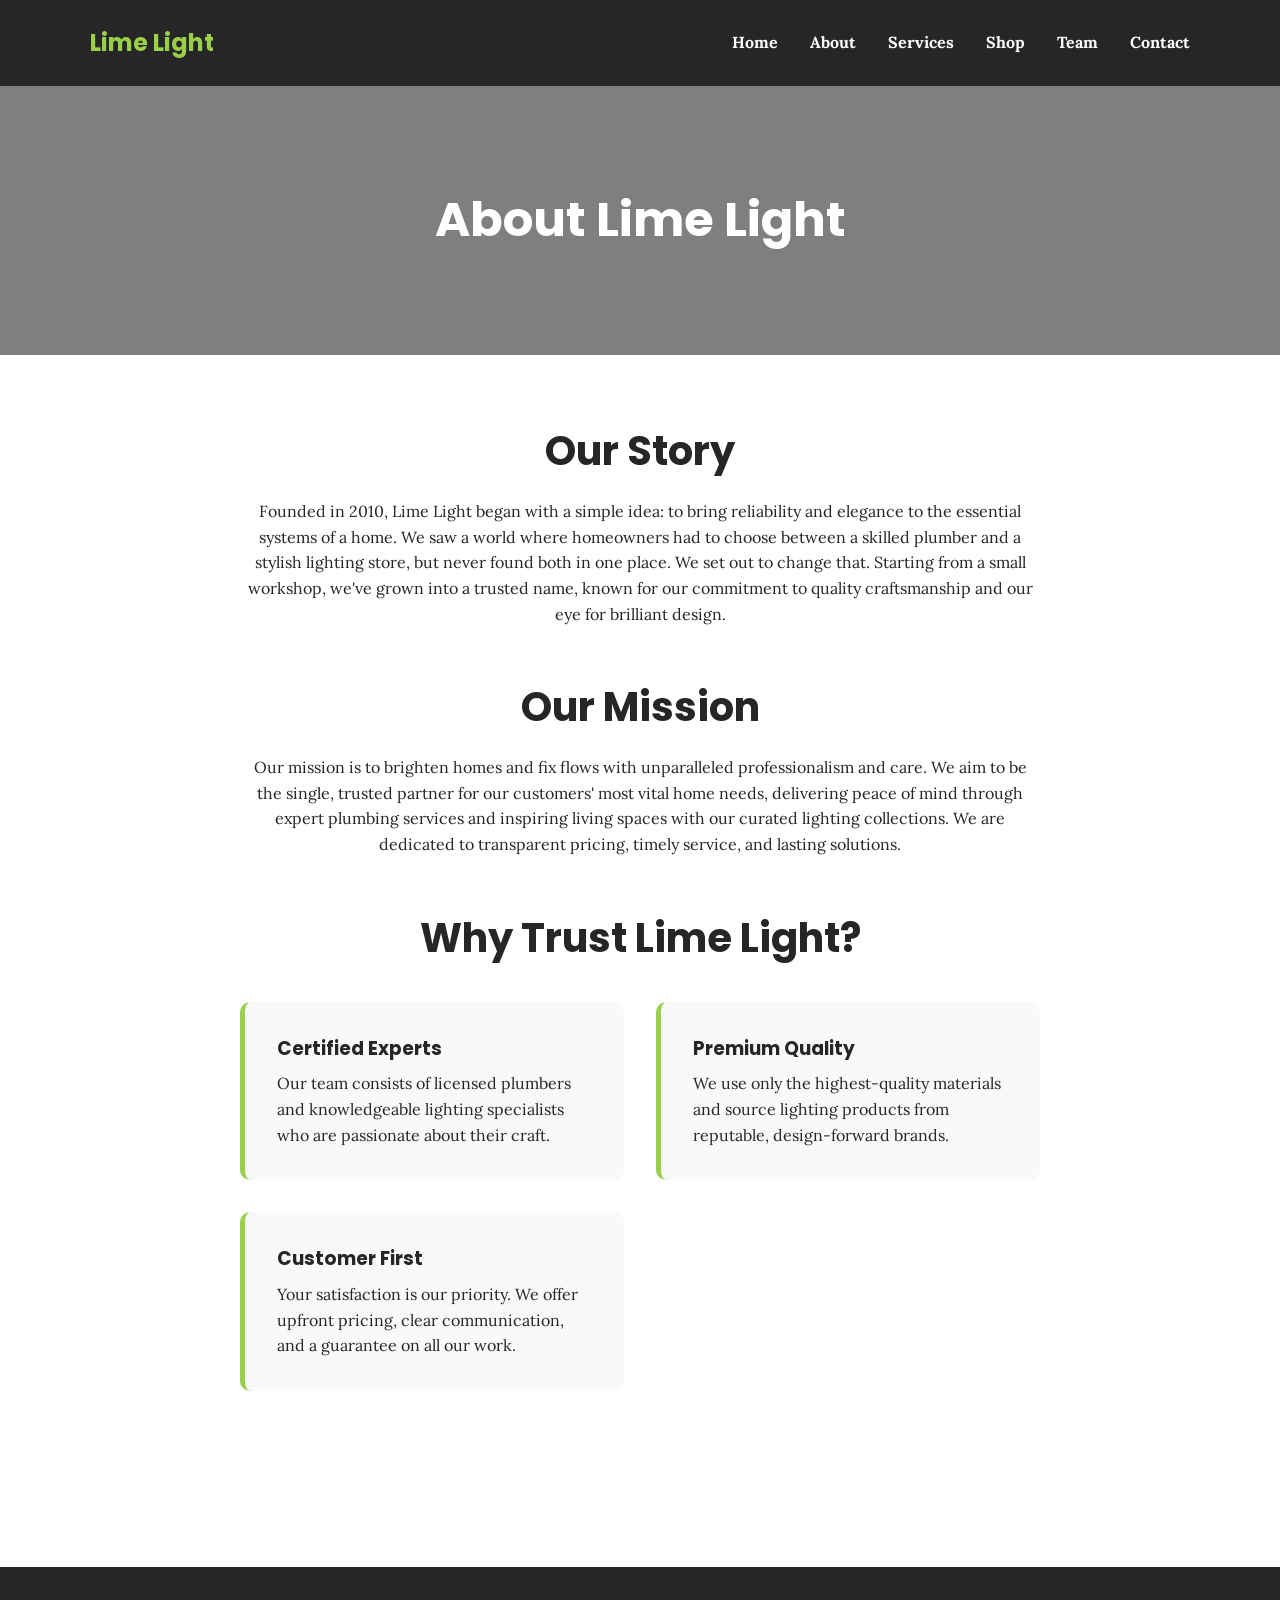
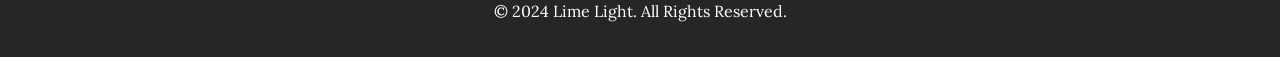
<file: about.html>
<!DOCTYPE html>
<html lang="en">
<head>
    <meta charset="UTF-8">
    <meta name="viewport" content="width=device-width, initial-scale=1.0">
    <title>About Us - Lime Light</title>
    <link rel="preconnect" href="https://fonts.googleapis.com">
    <link rel="preconnect" href="https://fonts.gstatic.com" crossorigin>
    <link href="https://fonts.googleapis.com/css2?family=Poppins:wght@700&family=Lora:wght@400;700&display=swap" rel="stylesheet">
    <link rel="stylesheet" href="css/style.css">
</head>
<body>

    <header>
        <div class="container">
            <a href="index.html" class="logo">Lime Light</a>
            <nav>
                <ul>
                    <li><a href="index.html">Home</a></li>
                    <li><a href="about.html">About</a></li>
                    <li><a href="services.html">Services</a></li>
                    <li><a href="shop.html">Shop</a></li>
                    <li><a href="team.html">Team</a></li>
                    <li><a href="contact.html">Contact</a></li>
                </ul>
            </nav>
        </div>
    </header>

    <main>
        <section class="page-header fade-in" style="background-image: url('https://images.unsplash.com/photo-1541123437800-1bb1317badc2?auto=format&fit=crop&w=1920&q=80');">
            <div class="container">
                <h1>About Lime Light</h1>
            </div>
        </section>

        <section class="about-content fade-in">
            <div class="container">
                <div class="about-section">
                    <h2>Our Story</h2>
                    <p>Founded in 2010, Lime Light began with a simple idea: to bring reliability and elegance to the essential systems of a home. We saw a world where homeowners had to choose between a skilled plumber and a stylish lighting store, but never found both in one place. We set out to change that. Starting from a small workshop, we've grown into a trusted name, known for our commitment to quality craftsmanship and our eye for brilliant design.</p>
                </div>

                <div class="about-section">
                    <h2>Our Mission</h2>
                    <p>Our mission is to brighten homes and fix flows with unparalleled professionalism and care. We aim to be the single, trusted partner for our customers' most vital home needs, delivering peace of mind through expert plumbing services and inspiring living spaces with our curated lighting collections. We are dedicated to transparent pricing, timely service, and lasting solutions.</p>
                </div>

                <div class="about-section why-choose-us">
                    <h2>Why Trust Lime Light?</h2>
                    <div class="reasons-grid">
                        <div class="reason-card">
                            <h3>Certified Experts</h3>
                            <p>Our team consists of licensed plumbers and knowledgeable lighting specialists who are passionate about their craft.</p>
                        </div>
                        <div class="reason-card">
                            <h3>Premium Quality</h3>
                            <p>We use only the highest-quality materials and source lighting products from reputable, design-forward brands.</p>
                        </div>
                        <div class="reason-card">
                            <h3>Customer First</h3>
                            <p>Your satisfaction is our priority. We offer upfront pricing, clear communication, and a guarantee on all our work.</p>
                        </div>
                    </div>
                </div>
            </div>
        </section>
    </main>

    <footer>
        <div class="container">
            <p>&copy; 2024 Lime Light. All Rights Reserved.</p>
        </div>
    </footer>

    <script src="js/main.js"></script>
</body>
</html>
</file>
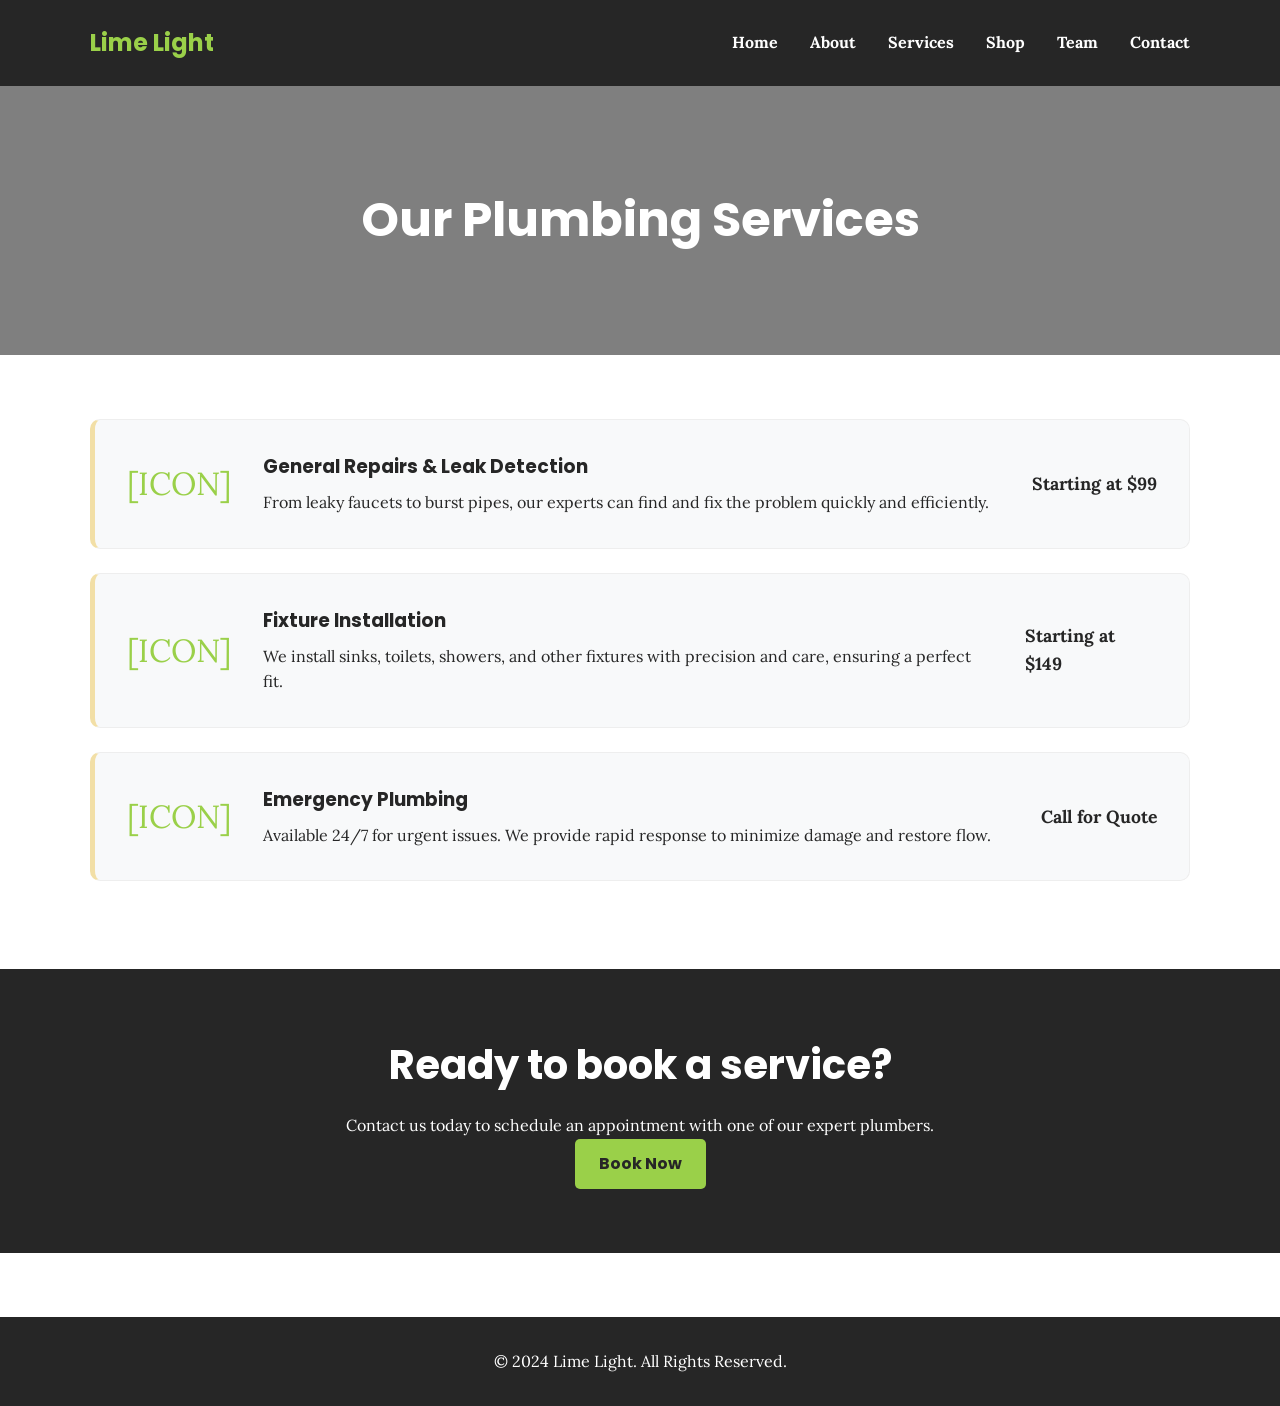
<file: services.html>
<!DOCTYPE html>
<html lang="en">
<head>
    <meta charset="UTF-8">
    <meta name="viewport" content="width=device-width, initial-scale=1.0">
    <title>Our Services - Lime Light</title>
    <link rel="preconnect" href="https://fonts.googleapis.com">
    <link rel="preconnect" href="https://fonts.gstatic.com" crossorigin>
    <link href="https://fonts.googleapis.com/css2?family=Poppins:wght@700&family=Lora:wght@400;700&display=swap" rel="stylesheet">
    <link rel="stylesheet" href="css/style.css">
</head>
<body>

    <header>
        <div class="container">
            <a href="index.html" class="logo">Lime Light</a>
            <nav>
                <ul>
                    <li><a href="index.html">Home</a></li>
                    <li><a href="about.html">About</a></li>
                    <li><a href="services.html">Services</a></li>
                    <li><a href="shop.html">Shop</a></li>
                    <li><a href="team.html">Team</a></li>
                    <li><a href="contact.html">Contact</a></li>
                </ul>
            </nav>
        </div>
    </header>

    <main>
        <section class="page-header fade-in" style="background-image: url('https://images.unsplash.com/photo-1586023492125-27b2c045efd7?auto=format&fit=crop&w=1920&q=80');">
            <div class="container">
                <h1>Our Plumbing Services</h1>
            </div>
        </section>

        <section class="services-list fade-in">
            <div class="container">
                <div class="service-item">
                    <div class="service-icon">[ICON]</div>
                    <div class="service-details">
                        <h3>General Repairs & Leak Detection</h3>
                        <p>From leaky faucets to burst pipes, our experts can find and fix the problem quickly and efficiently.</p>
                    </div>
                    <div class="service-price">
                        <p>Starting at $99</p>
                    </div>
                </div>
                <div class="service-item">
                    <div class="service-icon">[ICON]</div>
                    <div class="service-details">
                        <h3>Fixture Installation</h3>
                        <p>We install sinks, toilets, showers, and other fixtures with precision and care, ensuring a perfect fit.</p>
                    </div>
                    <div class="service-price">
                        <p>Starting at $149</p>
                    </div>
                </div>
                <div class="service-item">
                    <div class="service-icon">[ICON]</div>
                    <div class="service-details">
                        <h3>Emergency Plumbing</h3>
                        <p>Available 24/7 for urgent issues. We provide rapid response to minimize damage and restore flow.</p>
                    </div>
                    <div class="service-price">
                        <p>Call for Quote</p>
                    </div>
                </div>
            </div>
        </section>

        <section class="booking-cta fade-in">
            <div class="container">
                <h2>Ready to book a service?</h2>
                <p>Contact us today to schedule an appointment with one of our expert plumbers.</p>
                <a href="contact.html" class="btn btn--primary">Book Now</a>
            </div>
        </section>
    </main>

    <footer>
        <div class="container">
            <p>&copy; 2024 Lime Light. All Rights Reserved.</p>
        </div>
    </footer>

    <script src="js/main.js"></script>
</body>
</html>
</file>
<file: css/style.css>
/* ------------------- */
/* Custom Properties   */
/* ------------------- */
:root {
    --clr-primary-400: hsl(84, 59%, 55%); /* Lime Green */
    --clr-neutral-100: hsl(0, 0%, 100%);  /* White */
    --clr-neutral-900: hsl(0, 0%, 15%);  /* Dark Gray */
    --clr-accent-400: hsl(45, 75%, 80%); /* Subtle Gold */

    --ff-heading: 'Poppins', sans-serif;
    --ff-body: 'Lora', serif;

    --fs-400: 1rem;
    --fs-700: 2.5rem;

    --fw-bold: 700;
    --fw-regular: 400;
}

/* ------------------- */
/* Reset               */
/* ------------------- */
*,
*::before,
*::after {
    box-sizing: border-box;
}

body, h1, h2, h3, p {
    margin: 0;
}

body {
    font-family: var(--ff-body);
    font-size: var(--fs-400);
    color: var(--clr-neutral-900);
    background-color: var(--clr-neutral-100);
    line-height: 1.6;
}

a {
    text-decoration: none;
    color: inherit;
}

ul {
    list-style: none;
    padding: 0;
    margin: 0;
}

/* ------------------- */
/* Utility Classes     */
/* ------------------- */
.container {
    width: 90%;
    max-width: 1100px;
    margin: 0 auto;
}


/* ------------------- */
/* Header              */
/* ------------------- */
header {
    background-color: var(--clr-neutral-900);
    color: var(--clr-neutral-100);
    padding: 1.5rem 0;
}

header .container {
    display: flex;
    justify-content: space-between;
    align-items: center;
}

.logo {
    font-family: var(--ff-heading);
    font-weight: var(--fw-bold);
    font-size: 1.5rem;
    color: var(--clr-primary-400);
}

header nav ul {
    display: flex;
    gap: 2rem;
}

header nav a {
    font-family: var(--ff-body);
    font-weight: var(--fw-bold);
    transition: color 0.3s ease;
}

header nav a:hover,
header nav a:focus {
    color: var(--clr-accent-400);
}


/* ------------------- */
/* Footer              */
/* ------------------- */
footer {
    background-color: var(--clr-neutral-900);
    color: var(--clr-neutral-100);
    text-align: center;
    padding: 2rem 0;
    margin-top: 4rem;
}

/* ------------------- */
/* General Sections    */
/* ------------------- */
section {
    padding: 4rem 0;
}

.section-title {
    font-family: var(--ff-heading);
    font-size: var(--fs-700);
    color: var(--clr-neutral-900);
    text-align: center;
    margin-bottom: 2rem;
}

/* ------------------- */
/* Hero Section        */
/* ------------------- */
.hero {
    padding: 2rem 0;
    background-color: #f8f9fa;
}

.hero__container {
    display: flex;
    align-items: center;
    justify-content: space-between;
    gap: 2rem;
}

.hero__text {
    flex-basis: 50%;
}

.hero__title {
    font-family: var(--ff-heading);
    font-size: 3.5rem;
    line-height: 1.1;
    color: var(--clr-neutral-900);
}

.hero__tagline {
    font-size: 1.25rem;
    margin: 1rem 0 2rem;
}

.hero__image {
    flex-basis: 45%;
    text-align: center;
}

.hero__image img {
    max-width: 100%;
    height: auto;
    border-radius: 10px;
}

/* ------------------- */
/* Buttons             */
/* ------------------- */
.btn {
    display: inline-block;
    padding: 0.75rem 1.5rem;
    border-radius: 5px;
    font-family: var(--ff-heading);
    font-weight: var(--fw-bold);
    text-align: center;
    transition: transform 0.3s ease, background-color 0.3s ease, color 0.3s ease;
}

.btn:hover {
    transform: translateY(-3px);
}

.btn--primary {
    background-color: var(--clr-primary-400);
    color: var(--clr-neutral-900);
}

.btn--primary:hover {
    background-color: hsl(84, 59%, 60%);
}

.btn--secondary {
    background-color: transparent;
    color: var(--clr-neutral-900);
    border: 2px solid var(--clr-primary-400);
}

.btn--secondary:hover {
    background-color: var(--clr-primary-400);
    color: var(--clr-neutral-900);
}

.hero__buttons {
    display: flex;
    gap: 1rem;
}

/* ------------------- */
/* Featured Products   */
/* ------------------- */
.product-grid {
    display: grid;
    grid-template-columns: repeat(auto-fit, minmax(250px, 1fr));
    gap: 2rem;
}

.product-card {
    border: 1px solid #eee;
    border-radius: 10px;
    padding: 1.5rem;
    text-align: center;
    transition: box-shadow 0.3s ease, transform 0.3s ease;
}

.product-card:hover {
    transform: translateY(-5px);
    box-shadow: 0 4px 20px rgba(0,0,0,0.05);
}

.product-card img {
    width: 100%;
    aspect-ratio: 1 / 1;
    object-fit: cover;
    margin-bottom: 1rem;
    border-radius: 5px;
}

.product-card h3 {
    font-family: var(--ff-heading);
    font-size: 1.2rem;
    margin-bottom: 0.5rem;
}

.price {
    font-family: var(--ff-body);
    font-weight: var(--fw-bold);
    color: var(--clr-primary-400);
    margin-bottom: 1rem;
}

.product-card .btn {
    margin-top: auto;
    width: 100%;
}

/* ------------------- */
/* Company Intro       */
/* ------------------- */
.company-intro {
    background-color: #f8f9fa;
}

.company-intro .container {
    max-width: 800px;
    text-align: center;
}

/* ------------------- */
/* Page Header         */
/* ------------------- */
.page-header {
    padding: 6rem 0;
    text-align: center;
    color: var(--clr-neutral-100);
    background-size: cover;
    background-position: center;
    position: relative;
}

.page-header::before {
    content: '';
    position: absolute;
    top: 0;
    left: 0;
    width: 100%;
    height: 100%;
    background-color: rgba(0, 0, 0, 0.5);
    z-index: 1;
}

.page-header .container {
    position: relative;
    z-index: 2;
}

.page-header h1 {
    font-family: var(--ff-heading);
    font-size: 3rem;
}

/* ------------------- */
/* About Page          */
/* ------------------- */
.about-content {
    padding: 4rem 0;
}

.about-section {
    max-width: 800px;
    margin: 0 auto 3rem;
    text-align: center;
}

.about-section h2 {
    font-family: var(--ff-heading);
    font-size: var(--fs-700);
    margin-bottom: 1rem;
}

/* ------------------- */
/* Team Page           */
/* ------------------- */
.team-grid-section {
    padding: 4rem 0;
}

.team-grid {
    display: grid;
    grid-template-columns: repeat(auto-fit, minmax(350px, 1fr));
    gap: 2rem;
}

.member-card {
    background-color: #f8f9fa;
    border-radius: 10px;
    overflow: hidden;
    display: flex;
    align-items: center;
    gap: 1.5rem;
    padding: 1.5rem;
    border: 1px solid #eee;
}

.member-card img {
    width: 120px;
    height: 120px;
    border-radius: 50%;
    object-fit: cover;
}

.member-info h3 {
    font-family: var(--ff-heading);
    margin-bottom: 0.25rem;
}

.member-info .role {
    color: var(--clr-primary-400);
    font-weight: var(--fw-bold);
    margin-bottom: 0.75rem;
}

/* ------------------- */
/* Contact Page        */
/* ------------------- */
.contact-section {
    padding: 4rem 0;
}

.contact-container {
    display: grid;
    grid-template-columns: 2fr 1fr;
    gap: 3rem;
}

.contact-form-wrapper h2,
.contact-info-wrapper h2 {
    font-family: var(--ff-heading);
    font-size: var(--fs-700);
    margin-bottom: 1rem;
}

.form-group {
    margin-bottom: 1.5rem;
}

.form-group label {
    display: block;
    font-weight: var(--fw-bold);
    margin-bottom: 0.5rem;
}

.form-group input,
.form-group textarea {
    width: 100%;
    padding: 0.75rem;
    border: 1px solid #ccc;
    border-radius: 5px;
    font-family: var(--ff-body);
}

.form-group input:focus,
.form-group textarea:focus {
    outline: none;
    border-color: var(--clr-primary-400);
    box-shadow: 0 0 5px hsla(84, 59%, 55%, 0.5);
}

.contact-details {
    list-style: none;
    padding: 0;
    margin: 1.5rem 0;
}

.contact-details li {
    margin-bottom: 1rem;
}

html {
    scroll-behavior: smooth;
}

.map-placeholder img {
    width: 100%;
    height: auto;
    border-radius: 5px;
}

/* ------------------- */
/* Animations          */
/* ------------------- */
.fade-in {
    opacity: 0;
    transform: translateY(30px);
    transition: opacity 0.6s ease-out, transform 0.6s ease-out;
}

.fade-in.visible {
    opacity: 1;
    transform: translateY(0);
}

/* ------------------- */
/* Responsiveness      */
/* ------------------- */
@media (max-width: 820px) {
    /* General */
    .section-title,
    .page-header h1,
    .hero__title {
        font-size: 2.2rem;
    }

    /* Header */
    header .container {
        flex-direction: column;
        gap: 1.5rem;
    }

    header nav ul {
        flex-wrap: wrap;
        justify-content: center;
        gap: 0.5rem 1.5rem;
    }

    /* Hero */
    .hero__container {
        flex-direction: column;
        text-align: center;
        gap: 3rem;
    }

    .hero__buttons {
        justify-content: center;
    }

    /* Team */
    .member-card {
        flex-direction: column;
        text-align: center;
    }

    /* Contact */
    .contact-container {
        grid-template-columns: 1fr;
    }
}

@media (max-width: 480px) {
    .service-item {
        flex-direction: column;
        align-items: flex-start;
        text-align: left;
    }
}

.reasons-grid {
    display: grid;
    grid-template-columns: repeat(auto-fit, minmax(250px, 1fr));
    gap: 2rem;
    margin-top: 2rem;
    text-align: left;
}

.reason-card {
    background-color: #f8f9fa;
    padding: 2rem;
    border-radius: 10px;
    border-left: 5px solid var(--clr-primary-400);
}

.reason-card h3 {
    font-family: var(--ff-heading);
    margin-bottom: 0.5rem;
}

/* ------------------- */
/* Services Page       */
/* ------------------- */
.services-list {
    padding: 4rem 0;
}

.service-item {
    display: flex;
    align-items: center;
    gap: 2rem;
    padding: 2rem;
    background-color: #f8f9fa;
    border-radius: 10px;
    margin-bottom: 1.5rem;
    border: 1px solid #eee;
    border-left: 5px solid var(--clr-accent-400);
}

.service-icon {
    font-size: 2rem;
    color: var(--clr-primary-400);
}

.service-details {
    flex-grow: 1;
}

.service-details h3 {
    font-family: var(--ff-heading);
    margin-bottom: 0.5rem;
}

.service-price {
    font-weight: var(--fw-bold);
    font-size: 1.1rem;
}

.booking-cta {
    background-color: var(--clr-neutral-900);
    color: var(--clr-neutral-100);
    text-align: center;
    padding: 4rem 0;
}

.booking-cta h2 {
    font-family: var(--ff-heading);
    font-size: var(--fs-700);
    margin-bottom: 1rem;
}
</file>
